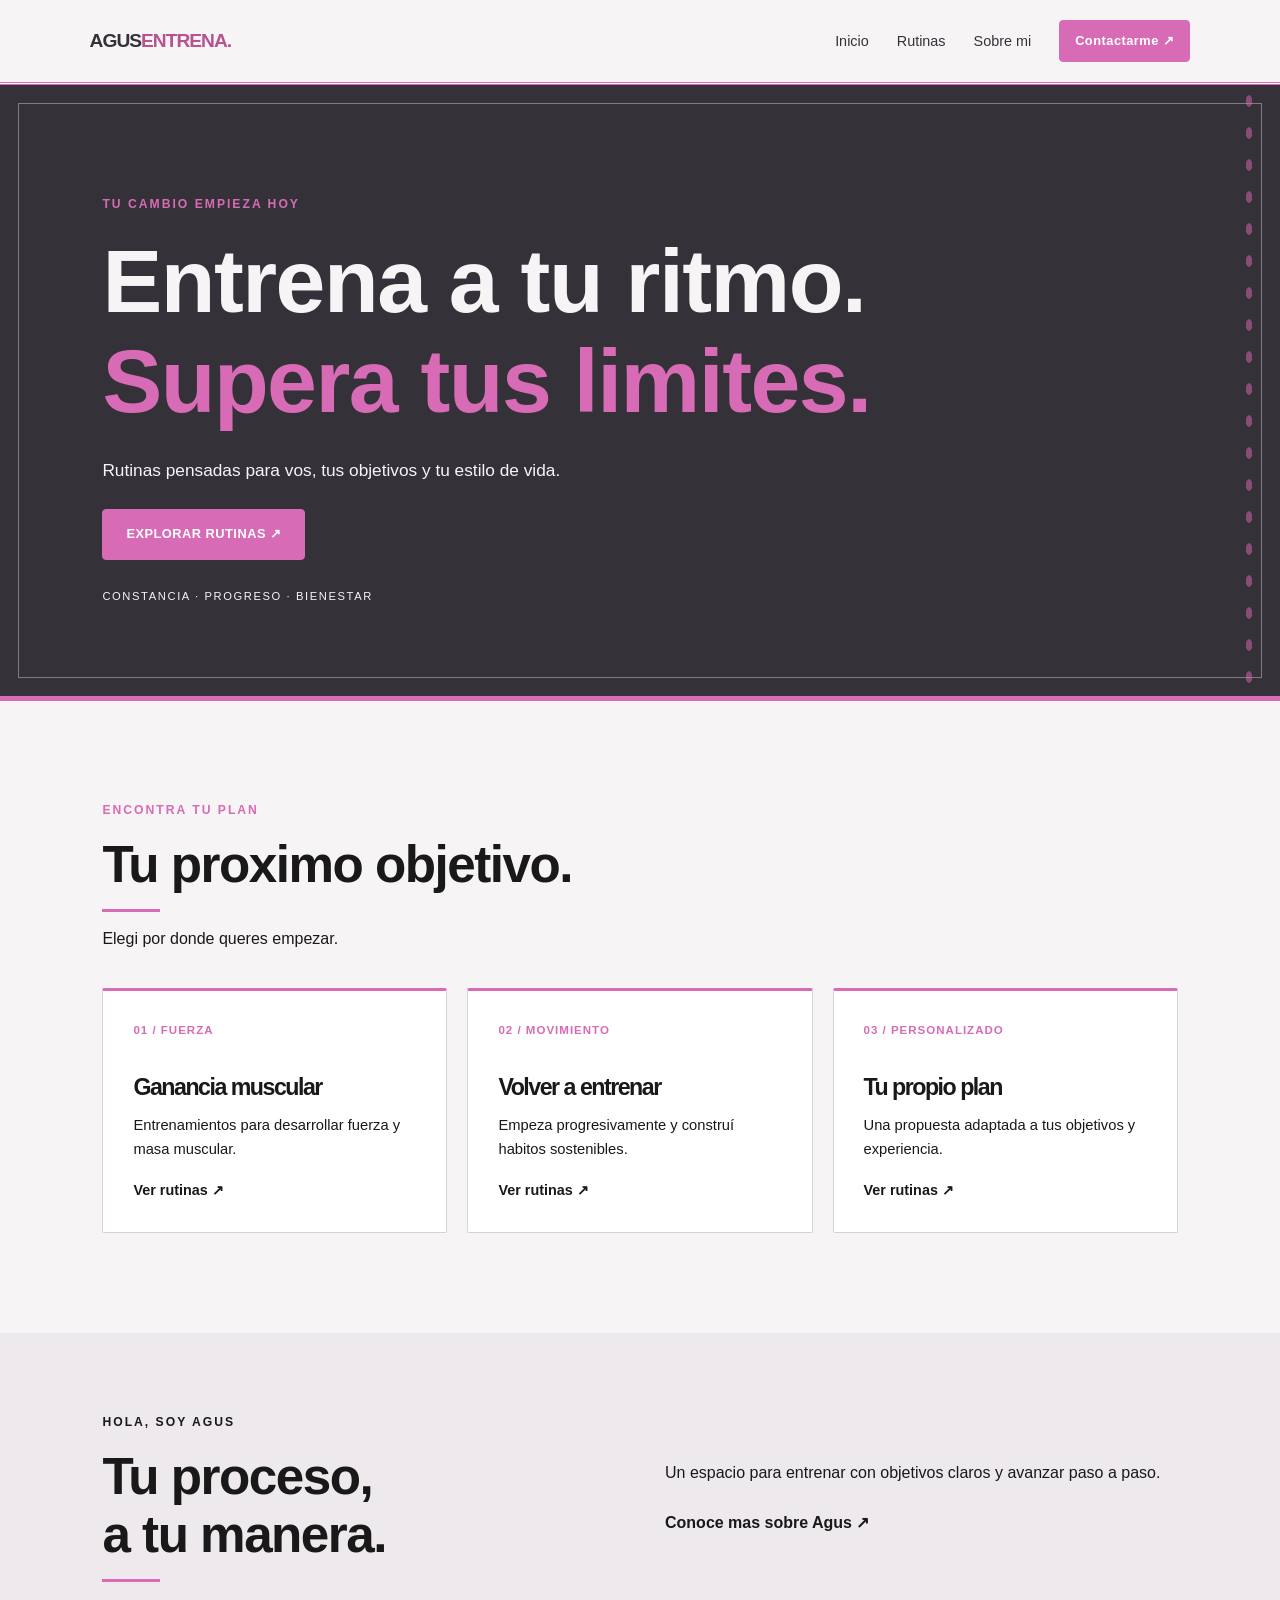
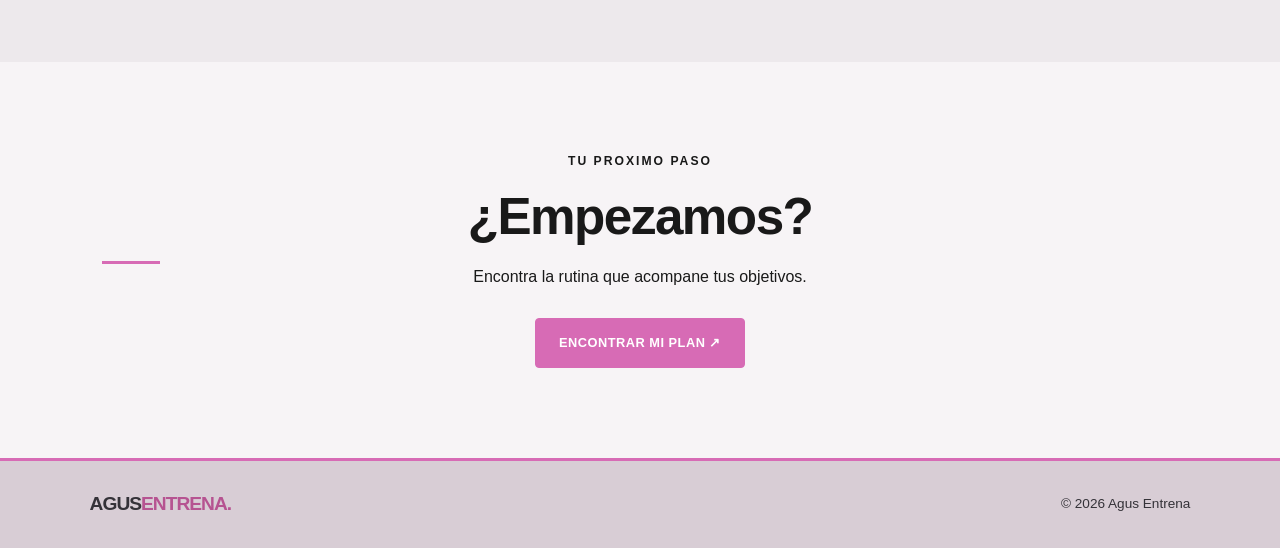
<file: index.html>
﻿<!DOCTYPE html>
<html lang="es">
<head>
  <meta charset="UTF-8">
  <meta name="viewport" content="width=device-width, initial-scale=1">
  <meta name="description" content="Rutinas de entrenamiento con Agus.">
  <title>Agus Entrena | Entrena a tu manera</title>
  <link rel="stylesheet" href="css/main.css">
  <script type="module" src="js/main.js"></script>
</head>
<body>
  <header class="header">
    <a class="logo" href="index.html">AGUS<span>ENTRENA.</span></a>
    <button class="menu-toggle" id="menu-toggle" aria-label="Abrir menu" aria-expanded="false">☰</button>
    <nav class="nav" id="navigation">
      <a href="index.html">Inicio</a>
      <a href="pages/rutinas.html">Rutinas</a>
      <a href="pages/sobre-mi.html">Sobre mi</a>
      <a class="button button-small" href="https://api.whatsapp.com/send?phone=5492291519731&amp;text=Hola%20Agus%2C%20quiero%20consultar%20por%20tus%20rutinas." target="_blank" rel="noopener noreferrer">Contactarme ↗</a>
    </nav>
  </header>

  <main>
    <section class="hero">
      <p class="eyebrow">TU CAMBIO EMPIEZA HOY</p>
      <h1>Entrena a tu ritmo.<br><span>Supera tus limites.</span></h1>
      <p class="hero-text">Rutinas pensadas para vos, tus objetivos y tu estilo de vida.</p>
      <a class="button" href="pages/rutinas.html">EXPLORAR RUTINAS ↗</a>
      <p class="hero-note">CONSTANCIA · PROGRESO · BIENESTAR</p>
    </section>

    <section class="section">
      <p class="eyebrow">ENCONTRA TU PLAN</p>
      <h2>Tu proximo objetivo.</h2>
      <p class="section-description">Elegi por donde queres empezar.</p>
      <div class="cards">
        <article class="card">
          <span class="card-number">01 / FUERZA</span>
          <h3>Ganancia muscular</h3>
          <p>Entrenamientos para desarrollar fuerza y masa muscular.</p>
          <a href="pages/rutinas.html">Ver rutinas ↗</a>
        </article>
        <article class="card">
          <span class="card-number">02 / MOVIMIENTO</span>
          <h3>Volver a entrenar</h3>
          <p>Empeza progresivamente y construí habitos sostenibles.</p>
          <a href="pages/rutinas.html">Ver rutinas ↗</a>
        </article>
        <article class="card">
          <span class="card-number">03 / PERSONALIZADO</span>
          <h3>Tu propio plan</h3>
          <p>Una propuesta adaptada a tus objetivos y experiencia.</p>
          <a href="pages/rutinas.html">Ver rutinas ↗</a>
        </article>
      </div>
    </section>

    <section class="about-preview">
      <div>
        <p class="eyebrow">HOLA, SOY AGUS</p>
        <h2>Tu proceso,<br>a tu manera.</h2>
      </div>
      <div>
        <p>Un espacio para entrenar con objetivos claros y avanzar paso a paso.</p>
        <a class="text-link" href="pages/sobre-mi.html">Conoce mas sobre Agus ↗</a>
      </div>
    </section>

    <section class="contact" id="contacto">
      <p class="eyebrow">TU PROXIMO PASO</p>
      <h2>¿Empezamos?</h2>
      <p>Encontra la rutina que acompane tus objetivos.</p>
      <a class="button" href="https://api.whatsapp.com/send?phone=5492291519731&amp;text=Hola%20Agus%2C%20quiero%20consultar%20por%20tus%20rutinas." target="_blank" rel="noopener noreferrer">ENCONTRAR MI PLAN ↗</a>
    </section>
  </main>

  <footer class="footer">
    <a class="logo" href="index.html">AGUS<span>ENTRENA.</span></a>
    <p>© 2026 Agus Entrena</p>
  </footer>
</body>
</html>
</file>
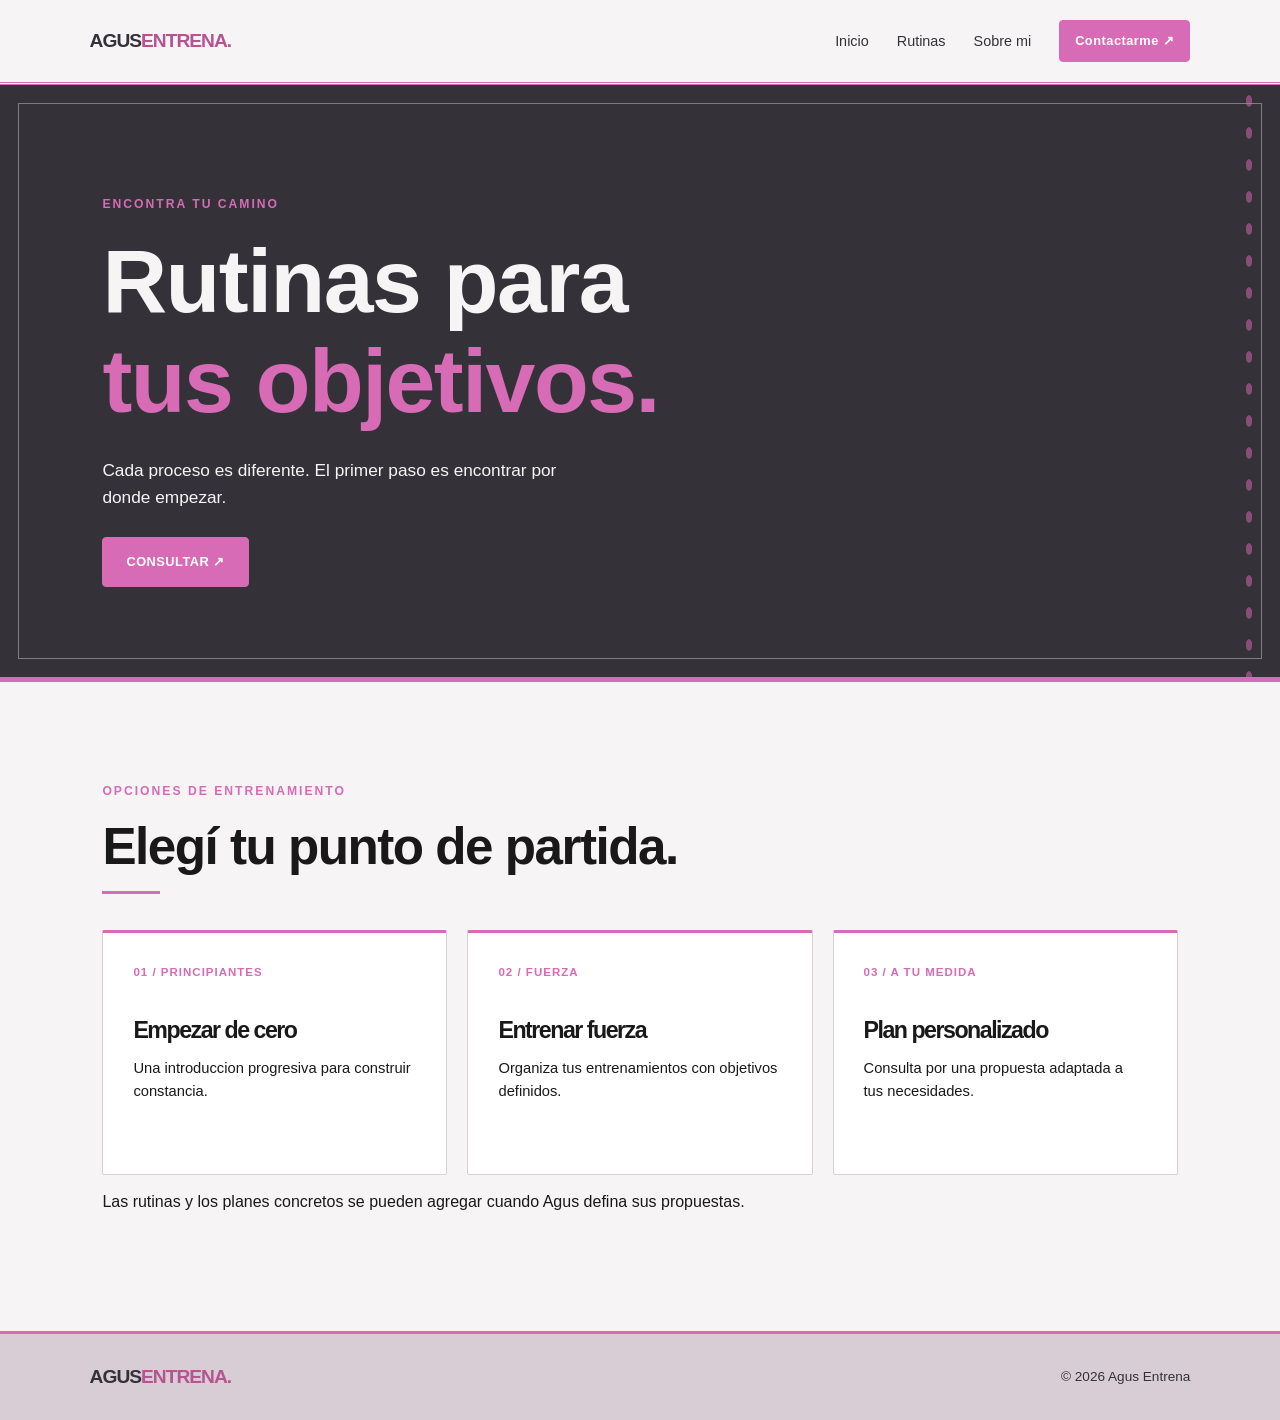
<file: pages/rutinas.html>
﻿<!DOCTYPE html>
<html lang="es">
<head>
  <meta charset="UTF-8">
  <meta name="viewport" content="width=device-width, initial-scale=1">
  <title>Rutinas | Agus Entrena</title>
  <link rel="stylesheet" href="../css/main.css">
  <script type="module" src="../js/main.js"></script>
</head>
<body>
  <header class="header">
    <a class="logo" href="../index.html">AGUS<span>ENTRENA.</span></a>
    <button class="menu-toggle" id="menu-toggle" aria-label="Abrir menu" aria-expanded="false">☰</button>
    <nav class="nav" id="navigation">
      <a href="../index.html">Inicio</a>
      <a href="rutinas.html">Rutinas</a>
      <a href="sobre-mi.html">Sobre mi</a>
      <a class="button button-small" href="https://api.whatsapp.com/send?phone=5492291519731&amp;text=Hola%20Agus%2C%20quiero%20consultar%20por%20tus%20rutinas." target="_blank" rel="noopener noreferrer">Contactarme ↗</a>
    </nav>
  </header>
  <main>
    <section class="hero">
      <p class="eyebrow">ENCONTRA TU CAMINO</p>
      <h1>Rutinas para<br><span>tus objetivos.</span></h1>
      <p class="hero-text">Cada proceso es diferente. El primer paso es encontrar por donde empezar.</p>
      <a class="button" href="https://api.whatsapp.com/send?phone=5492291519731&amp;text=Hola%20Agus%2C%20quiero%20consultar%20por%20tus%20rutinas." target="_blank" rel="noopener noreferrer">CONSULTAR ↗</a>
    </section>
    <section class="section">
      <p class="eyebrow">OPCIONES DE ENTRENAMIENTO</p>
      <h2>Elegí tu punto de partida.</h2>
      <div class="cards">
        <article class="card">
          <span class="card-number">01 / PRINCIPIANTES</span>
          <h3>Empezar de cero</h3>
          <p>Una introduccion progresiva para construir constancia.</p>
        </article>
        <article class="card">
          <span class="card-number">02 / FUERZA</span>
          <h3>Entrenar fuerza</h3>
          <p>Organiza tus entrenamientos con objetivos definidos.</p>
        </article>
        <article class="card">
          <span class="card-number">03 / A TU MEDIDA</span>
          <h3>Plan personalizado</h3>
          <p>Consulta por una propuesta adaptada a tus necesidades.</p>
        </article>
      </div>
      <p class="section-description">Las rutinas y los planes concretos se pueden agregar cuando Agus defina sus propuestas.</p>
    </section>
  </main>
  <footer class="footer">
    <a class="logo" href="../index.html">AGUS<span>ENTRENA.</span></a>
    <p>© 2026 Agus Entrena</p>
  </footer>
</body>
</html>
</file>
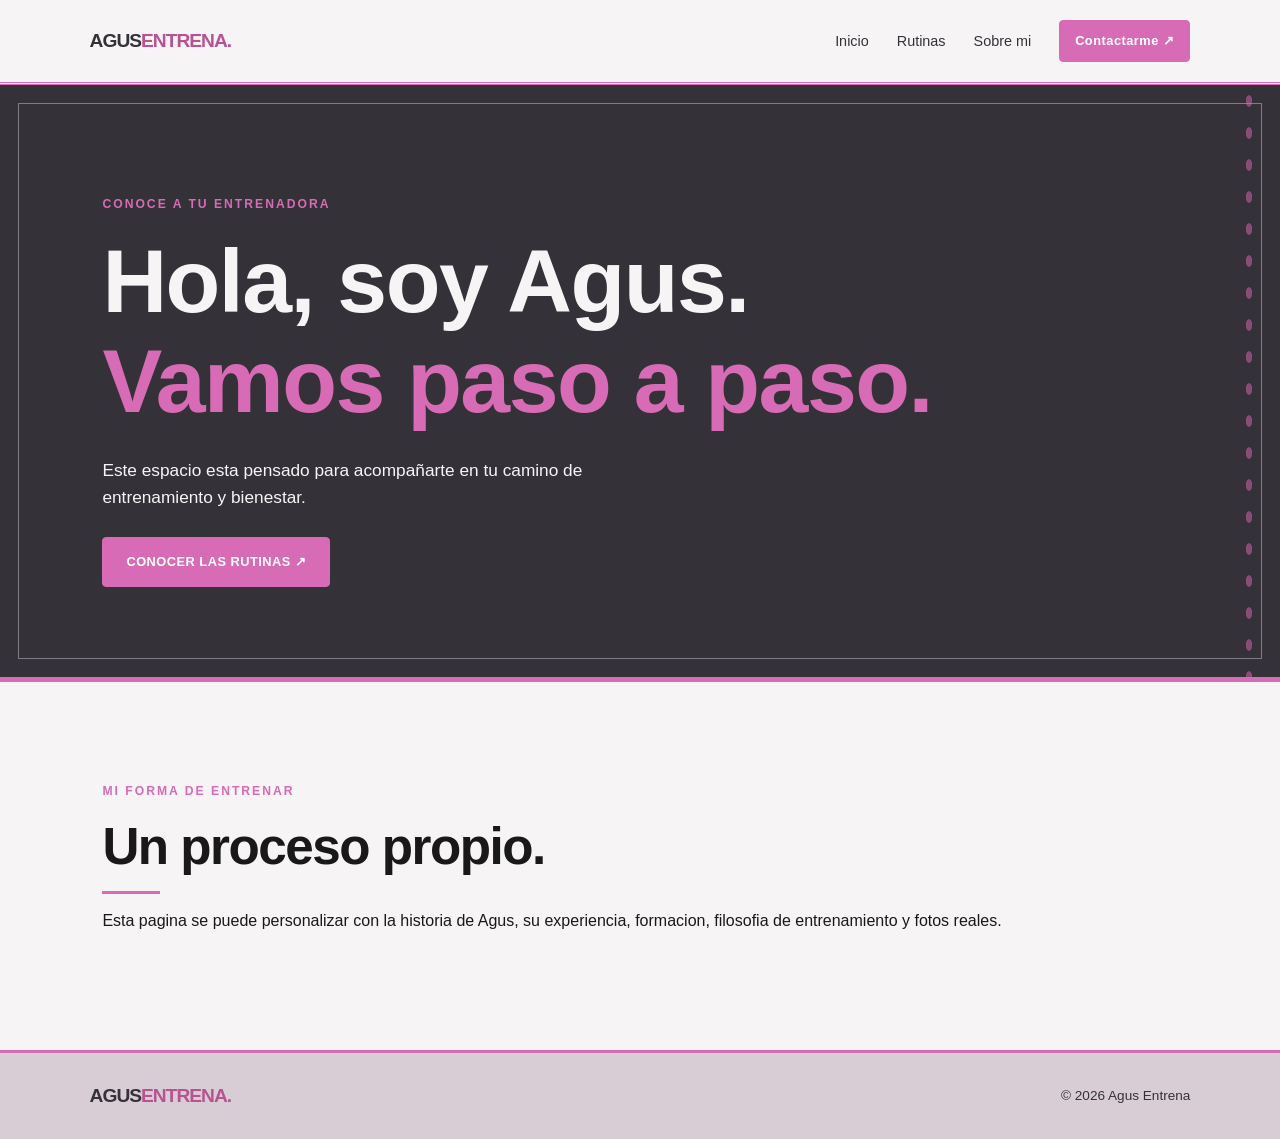
<file: pages/sobre-mi.html>
﻿<!DOCTYPE html>
<html lang="es">
<head>
  <meta charset="UTF-8">
  <meta name="viewport" content="width=device-width, initial-scale=1">
  <title>Sobre Agus | Agus Entrena</title>
  <link rel="stylesheet" href="../css/main.css">
  <script type="module" src="../js/main.js"></script>
</head>
<body>
  <header class="header">
    <a class="logo" href="../index.html">AGUS<span>ENTRENA.</span></a>
    <button class="menu-toggle" id="menu-toggle" aria-label="Abrir menu" aria-expanded="false">☰</button>
    <nav class="nav" id="navigation">
      <a href="../index.html">Inicio</a>
      <a href="rutinas.html">Rutinas</a>
      <a href="sobre-mi.html">Sobre mi</a>
      <a class="button button-small" href="https://api.whatsapp.com/send?phone=5492291519731&amp;text=Hola%20Agus%2C%20quiero%20consultar%20por%20tus%20rutinas." target="_blank" rel="noopener noreferrer">Contactarme ↗</a>
    </nav>
  </header>
  <main>
    <section class="hero">
      <p class="eyebrow">CONOCE A TU ENTRENADORA</p>
      <h1>Hola, soy Agus.<br><span>Vamos paso a paso.</span></h1>
      <p class="hero-text">Este espacio esta pensado para acompañarte en tu camino de entrenamiento y bienestar.</p>
      <a class="button" href="rutinas.html">CONOCER LAS RUTINAS ↗</a>
    </section>
    <section class="section">
      <p class="eyebrow">MI FORMA DE ENTRENAR</p>
      <h2>Un proceso propio.</h2>
      <p class="section-description">Esta pagina se puede personalizar con la historia de Agus, su experiencia, formacion, filosofia de entrenamiento y fotos reales.</p>
    </section>
  </main>
  <footer class="footer">
    <a class="logo" href="../index.html">AGUS<span>ENTRENA.</span></a>
    <p>© 2026 Agus Entrena</p>
  </footer>
</body>
</html>
</file>
<file: css/main.css>
﻿@import url("./base/reset.css");
@import url("./layout/header.css");
@import url("./layout/footer.css");
@import url("./components/buttons.css");
@import url("./components/cards.css");
@import url("./pages/home.css");
</file>
